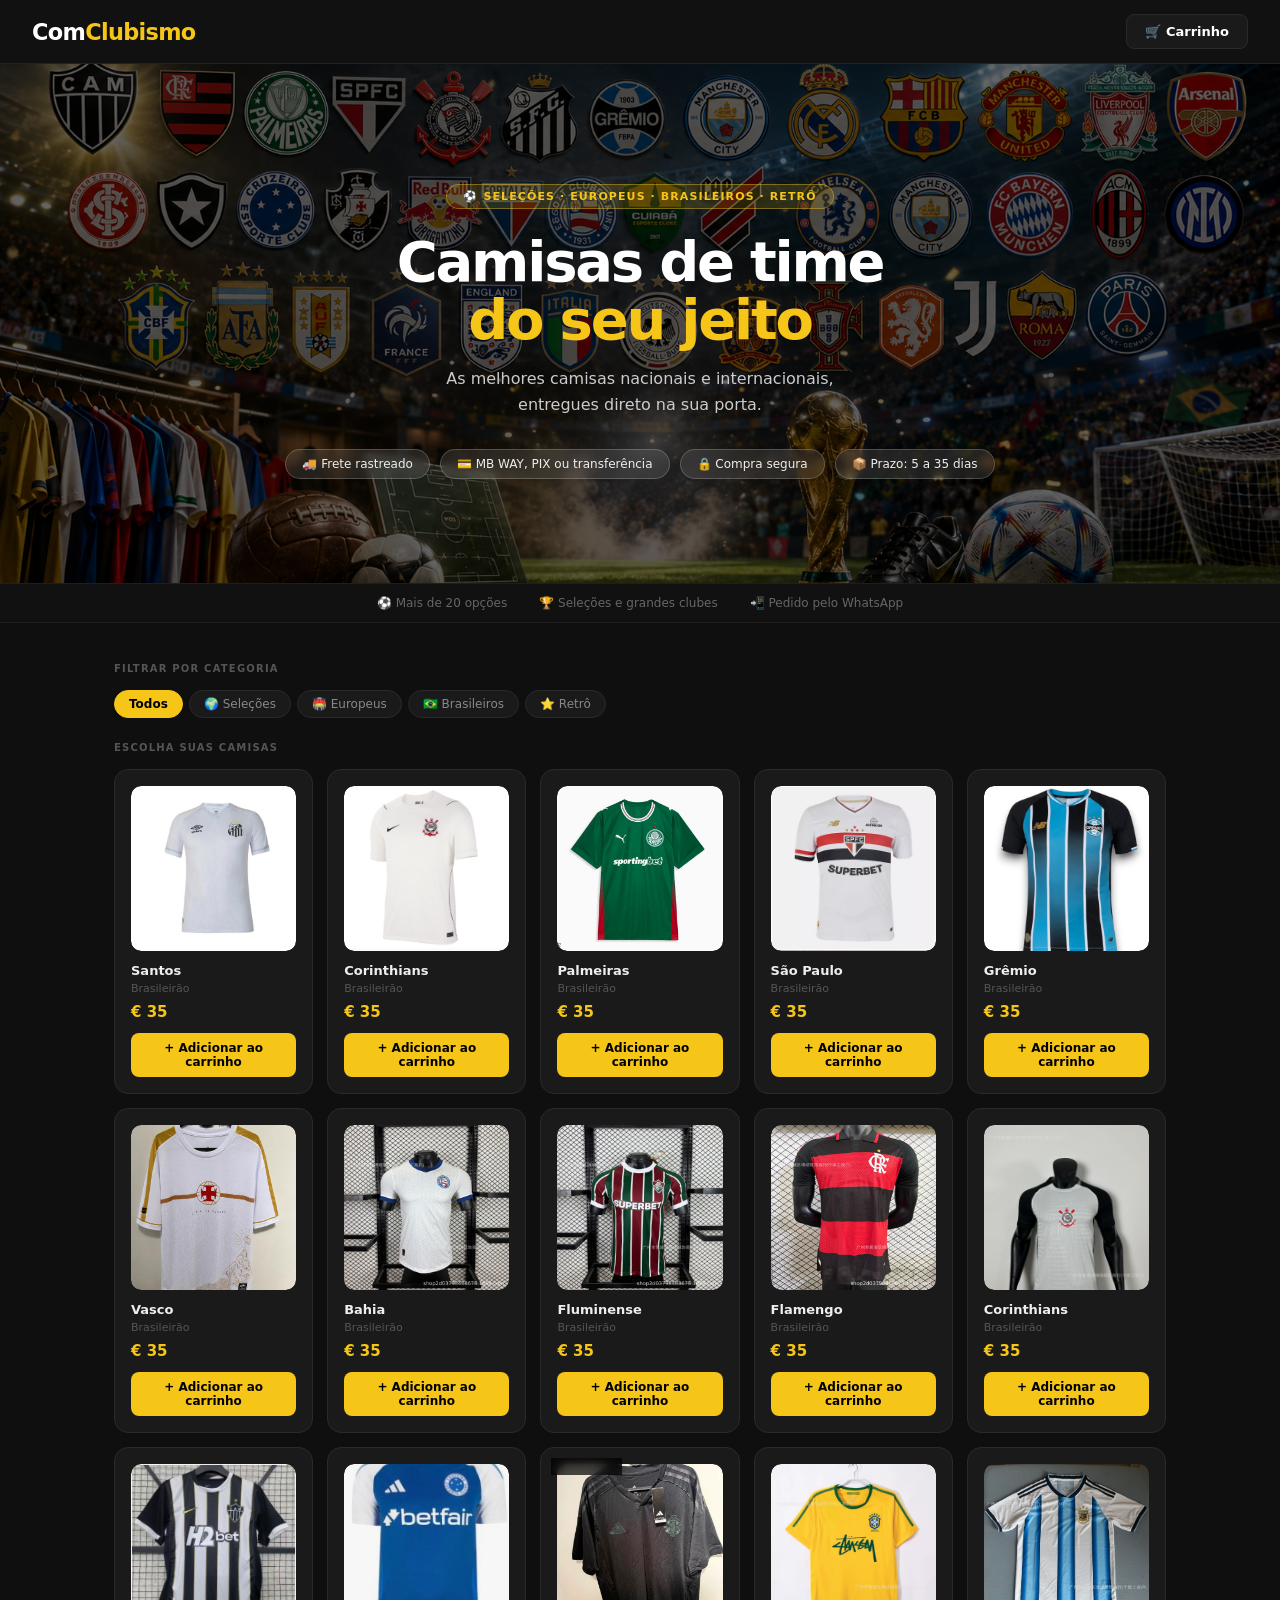
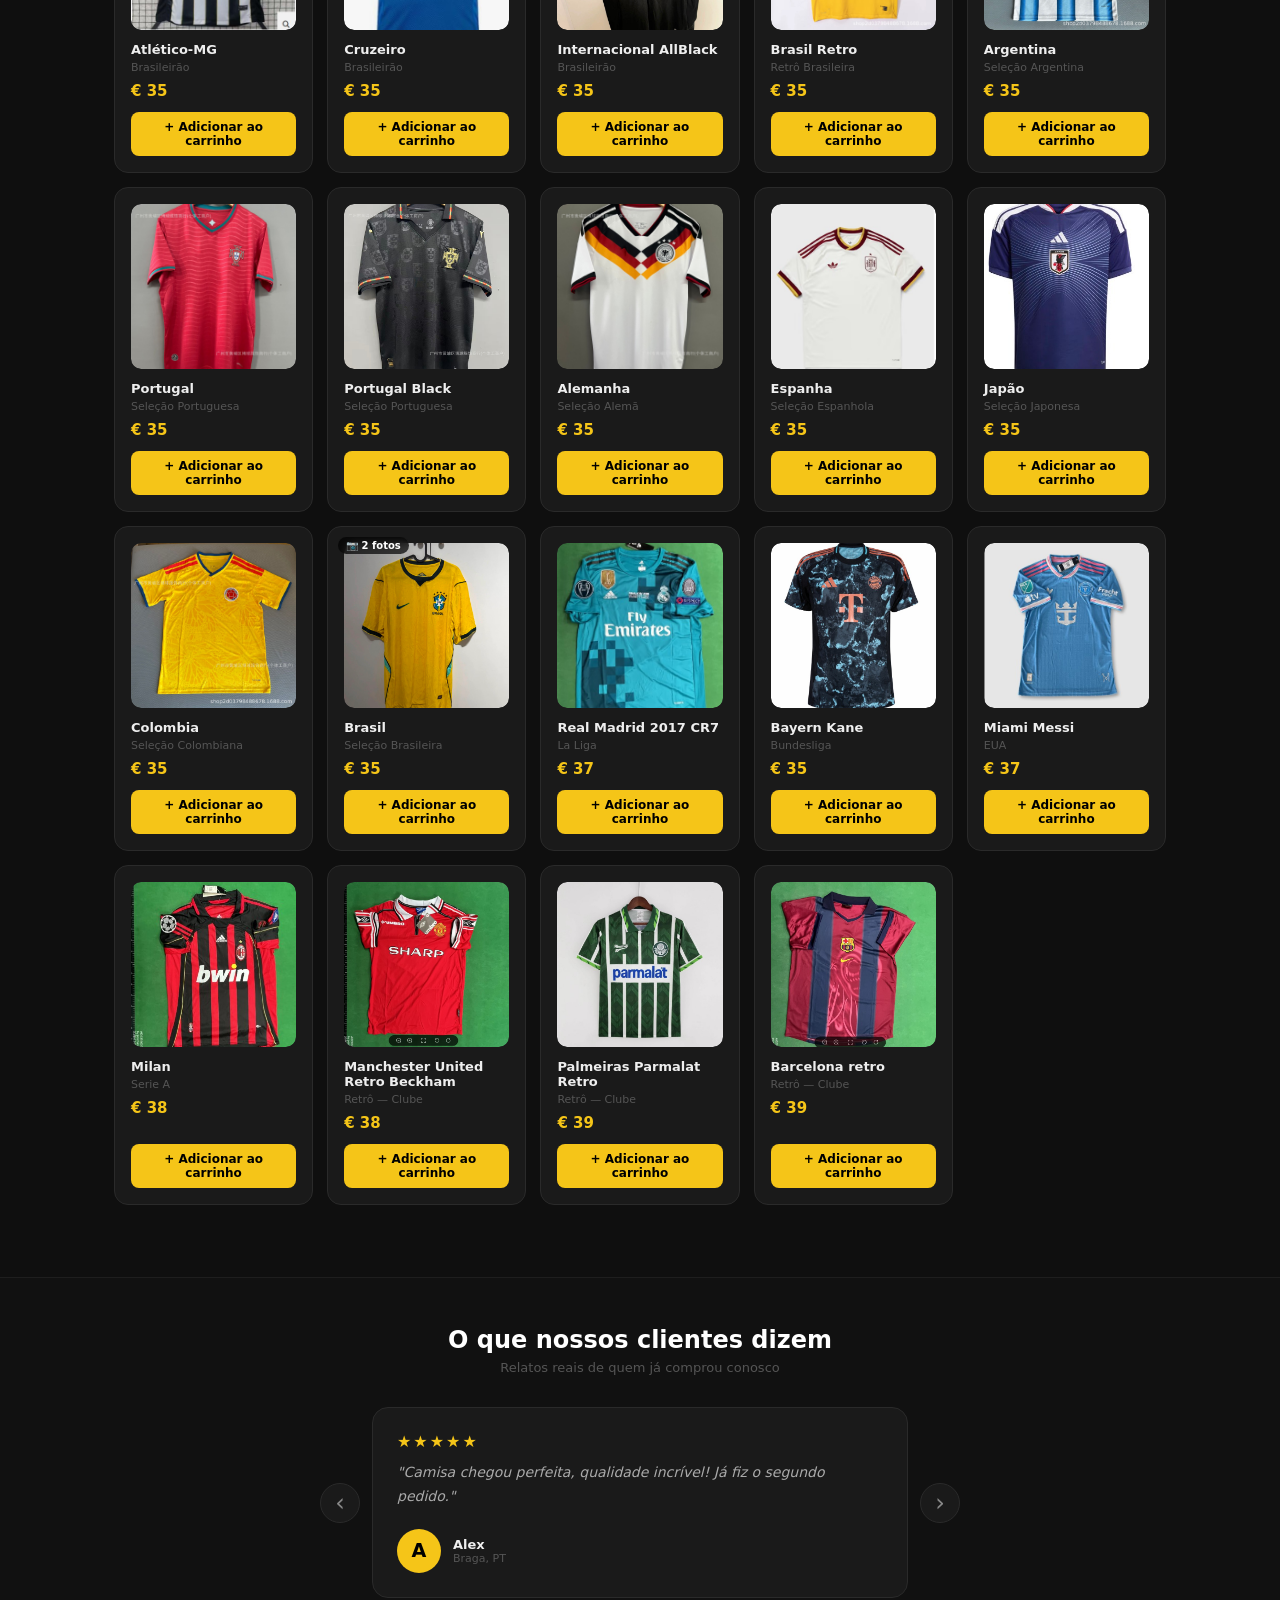
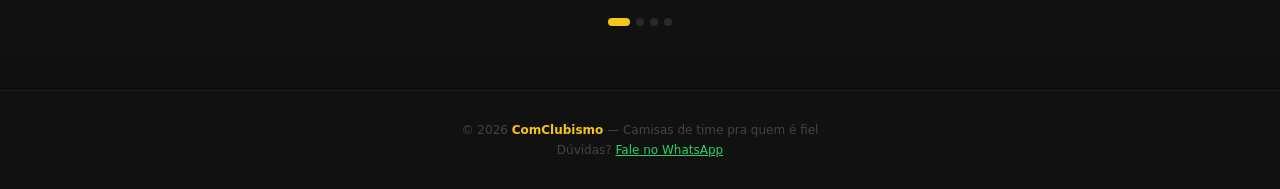
<file: index.html>
<!DOCTYPE html>
<html lang="pt-BR">
<head>
  <meta charset="UTF-8">
  <meta name="viewport" content="width=device-width, initial-scale=1.0">
  <title>ComClubismo — Camisas de Time</title> <!-- ✏️ nome da aba -->
  <link rel="stylesheet" href="style.css">
</head>
<body>

  <!-- ── HEADER ── -->
  <header>
    <div class="logo">Com<span>Clubismo</span></div> <!-- ✏️ nome da loja -->
    <button class="cart-btn" onclick="abrirCarrinho()">
      🛒 Carrinho
      <span class="cart-count" id="cart-count">0</span>
    </button>
  </header>


  <!-- ════════════════════════════════════════════════════════
       ALTERAÇÃO 1: BANNER HERO COM IMAGEM DE FUNDO
       ✏️ A imagem "imagens/capa.png" é usada como fundo.
          Para trocar, edite a linha background-image no style.css
          procurando por ".hero" e alterando o caminho da imagem.
  ════════════════════════════════════════════════════════════ -->
  <section class="hero">
    <div class="hero-overlay"></div> <!-- escurecimento sobre a imagem -->
    <div class="hero-content">
      <div class="hero-badge">⚽ Seleções · Europeus · Brasileiros · Retrô</div>
      <h1>Camisas de time<br><em>do seu jeito</em></h1>
      <p>As melhores camisas nacionais e internacionais, entregues direto na sua porta.</p>
      <div class="hero-pills">
        <div class="pill">🚚 Frete rastreado</div>
        <div class="pill">💳 MB WAY, PIX ou transferência</div>
        <div class="pill">🔒 Compra segura</div>
        <div class="pill">📦 Prazo: 5 a 35 dias</div>
      </div>
    </div>
  </section>


  <!-- ── INFO BAR ── -->
  <div class="info-bar">
    <div class="info-item">⚽ Mais de 20 opções</div>
    <div class="info-item">🏆 Seleções e grandes clubes</div>
    <div class="info-item">📲 Pedido pelo WhatsApp</div>
  </div>


  <!-- ── CATÁLOGO ── -->
  <div class="main">
    <div class="section-label">Filtrar por categoria</div>
    <div class="filters">
      <button class="filter-btn active" onclick="filtrar('todos', this)">Todos</button>
      <button class="filter-btn" onclick="filtrar('selecao', this)">🌍 Seleções</button>
      <button class="filter-btn" onclick="filtrar('europeu', this)">🏟️ Europeus</button>
      <button class="filter-btn" onclick="filtrar('brasileiro', this)">🇧🇷 Brasileiros</button>
      <button class="filter-btn" onclick="filtrar('retro', this)">⭐ Retrô</button>
    </div>
    <div class="section-label">Escolha suas camisas</div>
    <div class="catalog" id="catalog"></div>
  </div>


  <!-- ════════════════════════════════════════════════════════
       ALTERAÇÃO 4: RODAPÉ COM DEPOIMENTOS EM CARROSSEL
       ✏️ Os depoimentos são editados no script.js,
          no array DEPOIMENTOS no topo do arquivo.
          Para adicionar fotos dos clientes, coloque-as em
          uma pasta "clientes/" e aponte o caminho no campo "img".
  ════════════════════════════════════════════════════════════ -->
  <section class="depoimentos">
    <div class="depo-header">
      <h2>O que nossos clientes dizem</h2>
      <p>Relatos reais de quem já comprou conosco</p>
    </div>
    <div class="depo-carrossel">
      <button class="depo-arrow depo-arrow-left" onclick="mudarDepo(-1)">&#8249;</button>
      <div class="depo-track" id="depo-track"></div>
      <button class="depo-arrow depo-arrow-right" onclick="mudarDepo(1)">&#8250;</button>
    </div>
    <div class="depo-dots" id="depo-dots"></div>
  </section>


  <!-- ── FOOTER ── -->
  <footer>
    <p>© 2026 <strong>ComClubismo</strong> — Camisas de time pra quem é fiel</p>
    <p style="margin-top:6px;">Dúvidas? <a href="https://wa.me/351932144202" target="_blank">Fale no WhatsApp</a></p>
  </footer>


  <!-- ════════════════════════════════════════════════════════
       OVERLAY (fundo escuro dos modais e drawers)
  ════════════════════════════════════════════════════════════ -->
  <div class="overlay" id="cart-overlay"></div>


  <!-- ════════════════════════════════════════════════════════
       ALTERAÇÃO 2: POP-UP AUTOMÁTICO (aparece após 10s)
       ✏️ Edite o texto aqui mesmo no HTML abaixo.
          O botão chama irParaWhatsAppPopup() no script.js
          onde você pode editar a mensagem pré-preenchida.
  ════════════════════════════════════════════════════════════ -->
  <div class="popup-overlay" id="popup-promo">
    <div class="popup-box">
      <button class="popup-close" onclick="fecharPopup()">✕</button>
      <div class="popup-icon">👕</div>
      <!-- ✏️ Edite o título do pop-up -->
      <h3 class="popup-titulo">Não encontrou o que procura?</h3>
      <!-- ✏️ Edite o texto do pop-up -->
      <p class="popup-texto">
        Se não encontrou o clube ou o modelo que deseja, entre em contato via WhatsApp —
        temos <strong>vários outros modelos exclusivos</strong> que não estão no catálogo!
      </p>
      <!-- ✏️ Edite o texto do botão -->
      <button class="popup-btn-whats" onclick="irParaWhatsAppPopup()">
        <svg viewBox="0 0 24 24" fill="currentColor" width="20" height="20">
          <path d="M17.472 14.382c-.297-.149-1.758-.867-2.03-.967-.273-.099-.471-.148-.67.15-.197.297-.767.966-.94 1.164-.173.199-.347.223-.644.075-.297-.15-1.255-.463-2.39-1.475-.883-.788-1.48-1.761-1.653-2.059-.173-.297-.018-.458.13-.606.134-.133.298-.347.446-.52.149-.174.198-.298.298-.497.099-.198.05-.371-.025-.52-.075-.149-.669-1.612-.916-2.207-.242-.579-.487-.5-.669-.51-.173-.008-.371-.01-.57-.01-.198 0-.52.074-.792.372-.272.297-1.04 1.016-1.04 2.479 0 1.462 1.065 2.875 1.213 3.074.149.198 2.096 3.2 5.077 4.487.709.306 1.262.489 1.694.625.712.227 1.36.195 1.871.118.571-.085 1.758-.719 2.006-1.413.248-.694.248-1.289.173-1.413-.074-.124-.272-.198-.57-.347z"/>
          <path d="M12 0C5.373 0 0 5.373 0 12c0 2.123.554 4.122 1.524 5.855L0 24l6.335-1.54A11.945 11.945 0 0012 24c6.627 0 12-5.373 12-12S18.627 0 12 0zm0 21.818a9.8 9.8 0 01-5.007-1.375l-.36-.214-3.73.978.994-3.633-.235-.374A9.795 9.795 0 012.182 12C2.182 6.57 6.57 2.182 12 2.182S21.818 6.57 21.818 12 17.43 21.818 12 21.818z"/>
        </svg>
        Falar no WhatsApp sobre modelos exclusivos
      </button>
    </div>
  </div>


  <!-- ════════════════════════════════════════════════════════
       ALTERAÇÃO 3: MODAL COM CARROSSEL DE IMAGENS
       O carrossel é gerado automaticamente pelo script.js.
       Para adicionar fotos a um produto, edite o array "imgs"
       de cada produto no script.js.
  ════════════════════════════════════════════════════════════ -->
  <div class="modal" id="modal">
    <div class="modal-box">
      <button class="modal-close" onclick="fecharModal()">✕</button>

      <!-- carrossel renderizado pelo JS -->
      <div id="modal-carrossel"></div>

      <div class="modal-nome" id="modal-nome"></div>
      <div class="modal-liga" id="modal-liga"></div>
      <div class="modal-preco" id="modal-preco"></div>

      <div class="modal-label">Tamanho</div>
      <div class="modal-sizes">
        <button class="modal-size-btn" onclick="modalEscolherTamanho('S', this)">S</button>
        <button class="modal-size-btn" onclick="modalEscolherTamanho('M', this)">M</button>
        <button class="modal-size-btn" onclick="modalEscolherTamanho('L', this)">L</button>
        <button class="modal-size-btn" onclick="modalEscolherTamanho('XL', this)">XL</button>
        <button class="modal-size-btn" onclick="modalEscolherTamanho('XXL', this)">XXL</button>
      </div>

      <div class="modal-label">Quantidade</div>
      <div class="modal-qty-row">
        <button class="modal-qty-btn" onclick="modalMudarQtd(-1)">−</button>
        <span class="modal-qty-num" id="modal-qty-num">1</span>
        <button class="modal-qty-btn" onclick="modalMudarQtd(1)">+</button>
      </div>

      <button class="modal-add-btn" onclick="adicionarAoCarrinho()">+ Adicionar ao carrinho</button>
    </div>
  </div>


  <!-- ── DRAWER CARRINHO ── -->
  <div class="drawer" id="cart-drawer">
    <div class="drawer-header">
      <span>🛒 Seu carrinho</span>
      <button class="drawer-close" onclick="fecharCarrinho()">✕</button>
    </div>
    <div class="drawer-body">
      <div id="cart-items"></div>
      <div id="cart-total-row" style="display:none;"></div>
    </div>
    <div class="drawer-footer">
      <button class="btn-finalizar" id="btn-finalizar" onclick="abrirCheckout()" style="display:none;">
        <svg viewBox="0 0 24 24" width="22" height="22" fill="#fff"><path d="M17.472 14.382c-.297-.149-1.758-.867-2.03-.967-.273-.099-.471-.148-.67.15-.197.297-.767.966-.94 1.164-.173.199-.347.223-.644.075-.297-.15-1.255-.463-2.39-1.475-.883-.788-1.48-1.761-1.653-2.059-.173-.297-.018-.458.13-.606.134-.133.298-.347.446-.52.149-.174.198-.298.298-.497.099-.198.05-.371-.025-.52-.075-.149-.669-1.612-.916-2.207-.242-.579-.487-.5-.669-.51-.173-.008-.371-.01-.57-.01-.198 0-.52.074-.792.372-.272.297-1.04 1.016-1.04 2.479 0 1.462 1.065 2.875 1.213 3.074.149.198 2.096 3.2 5.077 4.487.709.306 1.262.489 1.694.625.712.227 1.36.195 1.871.118.571-.085 1.758-.719 2.006-1.413.248-.694.248-1.289.173-1.413-.074-.124-.272-.198-.57-.347z"/><path d="M12 0C5.373 0 0 5.373 0 12c0 2.123.554 4.122 1.524 5.855L0 24l6.335-1.54A11.945 11.945 0 0012 24c6.627 0 12-5.373 12-12S18.627 0 12 0zm0 21.818a9.8 9.8 0 01-5.007-1.375l-.36-.214-3.73.978.994-3.633-.235-.374A9.795 9.795 0 012.182 12C2.182 6.57 6.57 2.182 12 2.182S21.818 6.57 21.818 12 17.43 21.818 12 21.818z"/></svg>
        Finalizar pedido
      </button>
    </div>
  </div>


  <!-- ── DRAWER CHECKOUT ── -->
  <div class="checkout-drawer" id="checkout-drawer">
    <div class="drawer-header">
      <span>📦 Dados de entrega</span>
      <button class="drawer-close" onclick="fecharCheckout()">✕</button>
    </div>
    <div class="checkout-body">
      <button class="back-btn" onclick="voltarParaCarrinho()">← Voltar ao carrinho</button>

      <div class="section-title-small">Seus dados</div>
      <div class="field">
        <label>Nome completo</label>
        <input type="text" id="nome" placeholder="Ex: João Silva">
      </div>
      <div class="field">
        <label>WhatsApp / Telefone</label>
        <input type="text" id="telefone" placeholder="+351 912 345 678">
      </div>

      <div class="section-divider"></div>
      <div class="section-title-small">Endereço de entrega</div>

      <div class="field">
        <label>Código Postal</label>
        <input type="text" id="cep" placeholder="0000-000">
      </div>
      <div class="field">
        <label>Rua e número</label>
        <input type="text" id="rua" placeholder="Rua das Flores, 123">
      </div>
      <div class="field field-row">
        <div>
          <label>Cidade</label>
          <input type="text" id="cidade" placeholder="Lisboa">
        </div>
        <div>
          <label>Distrito</label>
          <input type="text" id="estado" placeholder="Lisboa">
        </div>
      </div>
      <div class="field">
        <label>Complemento (opcional)</label>
        <input type="text" id="complemento" placeholder="Apto 4, Bloco B">
      </div>

      <div class="section-divider"></div>

      <button class="whatsapp-btn" onclick="enviarWhatsApp()">
        <svg viewBox="0 0 24 24" width="22" height="22" fill="#fff"><path d="M17.472 14.382c-.297-.149-1.758-.867-2.03-.967-.273-.099-.471-.148-.67.15-.197.297-.767.966-.94 1.164-.173.199-.347.223-.644.075-.297-.15-1.255-.463-2.39-1.475-.883-.788-1.48-1.761-1.653-2.059-.173-.297-.018-.458.13-.606.134-.133.298-.347.446-.52.149-.174.198-.298.298-.497.099-.198.05-.371-.025-.52-.075-.149-.669-1.612-.916-2.207-.242-.579-.487-.5-.669-.51-.173-.008-.371-.01-.57-.01-.198 0-.52.074-.792.372-.272.297-1.04 1.016-1.04 2.479 0 1.462 1.065 2.875 1.213 3.074.149.198 2.096 3.2 5.077 4.487.709.306 1.262.489 1.694.625.712.227 1.36.195 1.871.118.571-.085 1.758-.719 2.006-1.413.248-.694.248-1.289.173-1.413-.074-.124-.272-.198-.57-.347z"/><path d="M12 0C5.373 0 0 5.373 0 12c0 2.123.554 4.122 1.524 5.855L0 24l6.335-1.54A11.945 11.945 0 0012 24c6.627 0 12-5.373 12-12S18.627 0 12 0zm0 21.818a9.8 9.8 0 01-5.007-1.375l-.36-.214-3.73.978.994-3.633-.235-.374A9.795 9.795 0 012.182 12C2.182 6.57 6.57 2.182 12 2.182S21.818 6.57 21.818 12 17.43 21.818 12 21.818z"/></svg>
        Enviar pedido pelo WhatsApp
      </button>
      <p class="disclaimer">Você será direcionado ao WhatsApp com todos os itens do seu pedido para confirmar e receber as instruções de pagamento.</p>
    </div>
  </div>

  <script src="script.js"></script>
</body>
</html>
</file>
<file: style.css>
/* ============================================================
   LOJA DE CAMISAS — style.css
   ============================================================ */

*, *::before, *::after { box-sizing: border-box; margin: 0; padding: 0; }

body {
  font-family: 'Segoe UI', system-ui, -apple-system, sans-serif;
  background: #0f0f0f;
  color: #f0f0f0;
  min-height: 100vh;
}

/* ── HEADER ── */
header {
  background: #111;
  border-bottom: 1px solid #222;
  padding: 0 2rem;
  height: 64px;
  display: flex;
  align-items: center;
  justify-content: space-between;
  position: sticky;
  top: 0;
  z-index: 200;
}

.logo { font-size: 1.4rem; font-weight: 800; letter-spacing: -0.03em; color: #fff; }
.logo span { color: #f5c518; }

.cart-btn {
  background: #1a1a1a;
  border: 1px solid #2a2a2a;
  color: #fff;
  padding: 9px 18px;
  border-radius: 8px;
  font-size: 13px;
  font-weight: 600;
  cursor: pointer;
  display: flex;
  align-items: center;
  gap: 8px;
  font-family: inherit;
  transition: border-color 0.15s;
  position: relative;
}
.cart-btn:hover { border-color: #444; }

.cart-count {
  background: #f5c518;
  color: #000;
  font-size: 11px;
  font-weight: 800;
  width: 20px;
  height: 20px;
  border-radius: 50%;
  display: none;
  align-items: center;
  justify-content: center;
}

/* ── HERO ── */
.hero {
  background: linear-gradient(135deg, #111 0%, #1a1a1a 100%);
  padding: 5rem 2rem 4rem;
  text-align: center;
  border-bottom: 1px solid #1e1e1e;
}
.hero-badge {
  display: inline-block;
  background: rgba(245,197,24,0.1);
  border: 1px solid rgba(245,197,24,0.3);
  color: #f5c518;
  font-size: 11px;
  font-weight: 700;
  padding: 5px 16px;
  border-radius: 20px;
  letter-spacing: 0.1em;
  text-transform: uppercase;
  margin-bottom: 1.5rem;
}
.hero h1 {
  font-size: clamp(2rem, 5vw, 3.5rem);
  font-weight: 900;
  line-height: 1.05;
  letter-spacing: -0.04em;
  margin-bottom: 1rem;
  color: #fff;
}
.hero h1 em { font-style: normal; color: #f5c518; }
.hero p { color: #777; font-size: 1rem; max-width: 420px; margin: 0 auto 2rem; line-height: 1.6; }
.hero-pills { display: flex; gap: 10px; justify-content: center; flex-wrap: wrap; }
.pill {
  background: rgba(255,255,255,0.04);
  border: 1px solid #2a2a2a;
  color: #888;
  font-size: 12px;
  padding: 7px 16px;
  border-radius: 20px;
}

/* ── INFO BAR ── */
.info-bar {
  background: #111;
  border-bottom: 1px solid #1e1e1e;
  padding: 0.75rem 2rem;
  display: flex;
  gap: 2rem;
  justify-content: center;
  flex-wrap: wrap;
}
.info-item { display: flex; align-items: center; gap: 8px; font-size: 12px; color: #666; font-weight: 500; }

/* ── MAIN ── */
.main { max-width: 1100px; margin: 0 auto; padding: 2.5rem 1.5rem; }

.section-label {
  font-size: 10px;
  font-weight: 700;
  color: #555;
  letter-spacing: 0.12em;
  text-transform: uppercase;
  margin-bottom: 1rem;
}

/* ── FILTROS ── */
.filters { display: flex; gap: 6px; flex-wrap: wrap; margin-bottom: 1.5rem; }
.filter-btn {
  background: #1a1a1a;
  border: 1px solid #2a2a2a;
  color: #888;
  font-size: 12px;
  font-weight: 500;
  padding: 6px 14px;
  border-radius: 20px;
  cursor: pointer;
  font-family: inherit;
  transition: all 0.15s;
}
.filter-btn:hover { border-color: #444; color: #ccc; }
.filter-btn.active { background: #f5c518; color: #000; border-color: #f5c518; font-weight: 700; }

/* ── CATÁLOGO ── */
.catalog {
  display: grid;
  grid-template-columns: repeat(auto-fill, minmax(170px, 1fr));
  gap: 14px;
}

.shirt-card {
  background: #1a1a1a;
  border: 1px solid #2a2a2a;
  border-radius: 14px;
  padding: 1rem;
  cursor: pointer;
  transition: all 0.15s;
  position: relative;
  display: flex;
  flex-direction: column;
  gap: 4px;
}
.shirt-card:hover { border-color: #444; transform: translateY(-2px); box-shadow: 0 8px 24px rgba(0,0,0,0.4); }
.shirt-card.in-cart { border-color: #f5c518; background: #1e1c14; }

.in-cart-badge {
  position: absolute;
  top: 10px;
  right: 10px;
  background: #f5c518;
  color: #000;
  font-size: 10px;
  font-weight: 700;
  padding: 3px 8px;
  border-radius: 20px;
}

.shirt-img {
  width: 100%;
  aspect-ratio: 1;
  border-radius: 10px;
  overflow: hidden;
  background: #222;
  margin-bottom: 8px;
  display: flex;
  align-items: center;
  justify-content: center;
  font-size: 2.5rem;
}
.shirt-img img { width: 100%; height: 100%; object-fit: cover; border-radius: 10px; display: block; }

.shirt-name { font-size: 13px; font-weight: 700; color: #eee; }
.shirt-league { font-size: 11px; color: #555; margin-bottom: 4px; }
.shirt-price { font-size: 15px; font-weight: 800; color: #f5c518; margin-bottom: 8px; }

.add-btn {
  width: 100%;
  padding: 8px;
  background: #f5c518;
  color: #000;
  border: none;
  border-radius: 8px;
  font-size: 12px;
  font-weight: 700;
  cursor: pointer;
  font-family: inherit;
  transition: all 0.15s;
  margin-top: auto;
}
.add-btn:hover { background: #e6b800; }

/* ── OVERLAY ── */
.overlay {
  position: fixed;
  inset: 0;
  background: rgba(0,0,0,0.7);
  z-index: 300;
  opacity: 0;
  pointer-events: none;
  transition: opacity 0.25s;
}
.overlay.open { opacity: 1; pointer-events: all; }

/* ── MODAL TAMANHO ── */
.modal {
  position: fixed;
  inset: 0;
  z-index: 400;
  display: flex;
  align-items: center;
  justify-content: center;
  padding: 1rem;
  opacity: 0;
  pointer-events: none;
  transition: opacity 0.2s;
}
.modal.open { opacity: 1; pointer-events: all; }

.modal-box {
  background: #1a1a1a;
  border: 1px solid #2a2a2a;
  border-radius: 20px;
  padding: 1.5rem;
  width: 100%;
  max-width: 400px;
  position: relative;
  z-index: 1;
}

.modal-close {
  position: absolute;
  top: 14px;
  right: 14px;
  background: #222;
  border: none;
  color: #888;
  width: 32px;
  height: 32px;
  border-radius: 50%;
  font-size: 18px;
  cursor: pointer;
  display: flex;
  align-items: center;
  justify-content: center;
  font-family: inherit;
}
.modal-close:hover { color: #fff; }

.modal-img {
  width: 100%;
  aspect-ratio: 1.4;
  background: #222;
  border-radius: 12px;
  display: flex;
  align-items: center;
  justify-content: center;
  font-size: 3.5rem;
  margin-bottom: 1rem;
  overflow: hidden;
}
.modal-img img { width: 100%; height: 100%; object-fit: cover; }

.modal-nome { font-size: 1.25rem; font-weight: 800; color: #fff; margin-bottom: 2px; }
.modal-liga { font-size: 12px; color: #555; margin-bottom: 6px; }
.modal-preco { font-size: 1.4rem; font-weight: 800; color: #f5c518; margin-bottom: 1rem; }

.modal-label {
  font-size: 10px;
  font-weight: 700;
  color: #555;
  text-transform: uppercase;
  letter-spacing: 0.1em;
  margin-bottom: 8px;
}

.modal-sizes { display: flex; gap: 6px; flex-wrap: wrap; margin-bottom: 1rem; }
.modal-size-btn {
  background: #111;
  border: 1px solid #2a2a2a;
  color: #888;
  font-size: 13px;
  font-weight: 700;
  width: 48px;
  height: 44px;
  border-radius: 8px;
  cursor: pointer;
  font-family: inherit;
  transition: all 0.15s;
}
.modal-size-btn:hover { border-color: #555; color: #ccc; }
.modal-size-btn.active { background: #f5c518; color: #000; border-color: #f5c518; }

.modal-qty-row { display: flex; align-items: center; gap: 14px; margin-bottom: 1.25rem; }
.modal-qty-btn {
  background: #111;
  border: 1px solid #2a2a2a;
  color: #eee;
  width: 40px;
  height: 40px;
  border-radius: 8px;
  font-size: 22px;
  cursor: pointer;
  font-family: inherit;
  display: flex;
  align-items: center;
  justify-content: center;
  transition: border-color 0.15s;
  line-height: 1;
}
.modal-qty-btn:hover { border-color: #555; }
.modal-qty-num { font-size: 18px; font-weight: 700; min-width: 24px; text-align: center; }

.modal-add-btn {
  width: 100%;
  padding: 14px;
  background: #f5c518;
  color: #000;
  border: none;
  border-radius: 10px;
  font-size: 15px;
  font-weight: 800;
  cursor: pointer;
  font-family: inherit;
  transition: background 0.15s;
}
.modal-add-btn:hover { background: #e6b800; }

/* ── DRAWER CARRINHO ── */
.drawer {
  position: fixed;
  top: 0;
  right: 0;
  bottom: 0;
  width: 100%;
  max-width: 420px;
  background: #111;
  border-left: 1px solid #222;
  z-index: 500;
  display: flex;
  flex-direction: column;
  transform: translateX(100%);
  transition: transform 0.3s cubic-bezier(.4,0,.2,1);
}
.drawer.open { transform: translateX(0); }

.drawer-header {
  background: #f5c518;
  color: #000;
  padding: 1rem 1.25rem;
  display: flex;
  align-items: center;
  justify-content: space-between;
  font-size: 15px;
  font-weight: 800;
  flex-shrink: 0;
}
.drawer-close {
  background: rgba(0,0,0,0.15);
  border: none;
  color: #000;
  width: 30px;
  height: 30px;
  border-radius: 50%;
  font-size: 18px;
  cursor: pointer;
  display: flex;
  align-items: center;
  justify-content: center;
  font-family: inherit;
}

.drawer-body { flex: 1; overflow-y: auto; padding: 1.25rem; }

.cart-empty {
  text-align: center;
  color: #444;
  font-size: 14px;
  padding: 3rem 1rem;
  line-height: 1.7;
}

.cart-item {
  display: flex;
  gap: 12px;
  align-items: center;
  padding: 12px 0;
  border-bottom: 1px solid #1e1e1e;
}
.cart-item:last-child { border-bottom: none; }

.cart-item-img {
  width: 60px;
  height: 60px;
  border-radius: 8px;
  background: #1a1a1a;
  overflow: hidden;
  flex-shrink: 0;
  display: flex;
  align-items: center;
  justify-content: center;
  font-size: 1.5rem;
}
.cart-item-img img { width: 100%; height: 100%; object-fit: cover; }

.cart-item-info { flex: 1; }
.cart-item-nome { font-size: 13px; font-weight: 700; color: #eee; margin-bottom: 2px; }
.cart-item-sub { font-size: 11px; color: #555; margin-bottom: 4px; }
.cart-item-preco { font-size: 14px; font-weight: 800; color: #f5c518; }

.cart-item-actions { display: flex; flex-direction: column; align-items: center; gap: 8px; }
.cart-qty-row { display: flex; align-items: center; gap: 6px; }
.cart-qty-btn {
  background: #1a1a1a;
  border: 1px solid #2a2a2a;
  color: #eee;
  width: 28px;
  height: 28px;
  border-radius: 6px;
  font-size: 16px;
  cursor: pointer;
  font-family: inherit;
  display: flex;
  align-items: center;
  justify-content: center;
  line-height: 1;
}
.cart-qty-num { font-size: 14px; font-weight: 700; min-width: 20px; text-align: center; }
.cart-remove-btn {
  background: none;
  border: none;
  cursor: pointer;
  font-size: 16px;
  opacity: 0.5;
  transition: opacity 0.15s;
}
.cart-remove-btn:hover { opacity: 1; }

.cart-total-row { padding: 1rem 0 0; border-top: 1px solid #222; }
.cart-total-line {
  display: flex;
  justify-content: space-between;
  font-size: 16px;
  font-weight: 800;
  color: #fff;
}
.cart-total-line span:last-child { color: #f5c518; }

.drawer-footer { padding: 1.25rem; border-top: 1px solid #1e1e1e; flex-shrink: 0; }

.btn-finalizar {
  width: 100%;
  padding: 15px;
  background: #25D366;
  color: #fff;
  border: none;
  border-radius: 10px;
  font-size: 15px;
  font-weight: 800;
  cursor: pointer;
  font-family: inherit;
  display: flex;
  align-items: center;
  justify-content: center;
  gap: 10px;
  transition: background 0.15s;
}
.btn-finalizar:hover { background: #1ebe5d; }
.btn-finalizar svg { width: 22px; height: 22px; fill: #fff; flex-shrink: 0; }

/* ── DRAWER CHECKOUT ── */
.checkout-drawer {
  position: fixed;
  top: 0;
  right: 0;
  bottom: 0;
  width: 100%;
  max-width: 420px;
  background: #111;
  border-left: 1px solid #222;
  z-index: 500;
  display: flex;
  flex-direction: column;
  transform: translateX(100%);
  transition: transform 0.3s cubic-bezier(.4,0,.2,1);
}
.checkout-drawer.open { transform: translateX(0); }

.checkout-body { flex: 1; overflow-y: auto; padding: 1.25rem; }

.back-btn {
  background: none;
  border: none;
  color: #888;
  font-size: 13px;
  cursor: pointer;
  font-family: inherit;
  display: flex;
  align-items: center;
  gap: 6px;
  margin-bottom: 1.25rem;
  padding: 0;
}
.back-btn:hover { color: #fff; }

/* ── FORM CHECKOUT ── */
.field { margin-bottom: 14px; }
.field label {
  display: block;
  font-size: 10px;
  font-weight: 700;
  color: #555;
  text-transform: uppercase;
  letter-spacing: 0.08em;
  margin-bottom: 6px;
}
.field input {
  width: 100%;
  padding: 10px 12px;
  background: #1a1a1a;
  border: 1px solid #2a2a2a;
  border-radius: 8px;
  color: #eee;
  font-size: 13px;
  font-family: inherit;
  transition: border-color 0.15s;
}
.field input:focus { outline: none; border-color: #f5c518; }
.field input::placeholder { color: #444; }
.field-row { display: grid; grid-template-columns: 1fr 1fr; gap: 10px; }

.section-divider {
  height: 1px;
  background: #1e1e1e;
  margin: 1.25rem 0;
}
.section-title-small {
  font-size: 10px;
  font-weight: 700;
  color: #555;
  text-transform: uppercase;
  letter-spacing: 0.1em;
  margin-bottom: 1rem;
}

.whatsapp-btn {
  width: 100%;
  padding: 15px;
  background: #25D366;
  color: #fff;
  border: none;
  border-radius: 10px;
  font-size: 15px;
  font-weight: 800;
  cursor: pointer;
  font-family: inherit;
  display: flex;
  align-items: center;
  justify-content: center;
  gap: 10px;
  transition: background 0.15s;
}
.whatsapp-btn:hover { background: #1ebe5d; }
.whatsapp-btn:active { transform: scale(0.98); }
.whatsapp-btn svg { width: 22px; height: 22px; fill: #fff; flex-shrink: 0; }

.disclaimer {
  font-size: 11px;
  color: #444;
  text-align: center;
  margin-top: 10px;
  line-height: 1.5;
}

/* ── FOOTER ── */
footer {
  background: #111;
  border-top: 1px solid #1e1e1e;
  padding: 2rem;
  text-align: center;
  color: #444;
  font-size: 12px;
  margin-top: 2rem;
}
footer strong { color: #f5c518; }
footer a { color: #25D366; }


/* ════════════════════════════════════════════════════════════
   ALTERAÇÃO 1: HERO COM IMAGEM DE FUNDO (capa.png)
   ✏️ Para trocar a imagem, altere o caminho em background-image
════════════════════════════════════════════════════════════ */
.hero {
  position: relative;
  background-image: url("imagens/capa2.png"); /* ✏️ caminho da imagem de fundo */
  background-size: cover;
  background-position: center;
  background-repeat: no-repeat;
  padding: 0;
  border-bottom: 1px solid #1e1e1e;
  min-height: 520px;
  display: flex;
  align-items: center;
  justify-content: center;
}

/* camada escura sobre a imagem para legibilidade do texto */
.hero-overlay {
  position: absolute;
  inset: 0;
  /* ✏️ ajuste o último número (0.6) para mais claro ou mais escuro */
  background: rgba(0, 0, 0, 0.6);
}

.hero-content {
  position: relative;
  z-index: 1;
  text-align: center;
  padding: 5rem 2rem 4rem;
  width: 100%;
}

.hero-badge {
  display: inline-block;
  background: rgba(245,197,24,0.15);
  border: 1px solid rgba(245,197,24,0.4);
  color: #f5c518;
  font-size: 11px;
  font-weight: 700;
  padding: 5px 16px;
  border-radius: 20px;
  letter-spacing: 0.1em;
  text-transform: uppercase;
  margin-bottom: 1.5rem;
}

.hero h1 {
  font-size: clamp(2rem, 5vw, 3.5rem);
  font-weight: 900;
  line-height: 1.05;
  letter-spacing: -0.04em;
  margin-bottom: 1rem;
  color: #fff;
}
.hero h1 em { font-style: normal; color: #f5c518; }
.hero p { color: #ccc; font-size: 1rem; max-width: 420px; margin: 0 auto 2rem; line-height: 1.6; }
.hero-pills { display: flex; gap: 10px; justify-content: center; flex-wrap: wrap; }
.pill {
  background: rgba(255,255,255,0.1);
  border: 1px solid rgba(255,255,255,0.2);
  color: #eee;
  font-size: 12px;
  padding: 7px 16px;
  border-radius: 20px;
  backdrop-filter: blur(4px);
}


/* ════════════════════════════════════════════════════════════
   ALTERAÇÃO 2: POP-UP PROMOCIONAL
════════════════════════════════════════════════════════════ */
.popup-overlay {
  position: fixed;
  inset: 0;
  background: rgba(0,0,0,0.75);
  z-index: 600;
  display: flex;
  align-items: center;
  justify-content: center;
  padding: 1rem;
  opacity: 0;
  pointer-events: none;
  transition: opacity 0.3s;
}
.popup-overlay.open { opacity: 1; pointer-events: all; }

.popup-box {
  background: #1a1a1a;
  border: 1px solid #2a2a2a;
  border-radius: 20px;
  padding: 2rem 1.75rem;
  width: 100%;
  max-width: 420px;
  text-align: center;
  position: relative;
}

.popup-close {
  position: absolute;
  top: 14px;
  right: 14px;
  background: #222;
  border: none;
  color: #888;
  width: 32px;
  height: 32px;
  border-radius: 50%;
  font-size: 18px;
  cursor: pointer;
  display: flex;
  align-items: center;
  justify-content: center;
  font-family: inherit;
}
.popup-close:hover { color: #fff; }

.popup-icon { font-size: 3rem; margin-bottom: 1rem; }

.popup-titulo {
  font-size: 1.2rem;
  font-weight: 800;
  color: #fff;
  margin-bottom: 0.75rem;
}

.popup-texto {
  font-size: 14px;
  color: #888;
  line-height: 1.6;
  margin-bottom: 1.5rem;
}
.popup-texto strong { color: #f5c518; }

.popup-btn-whats {
  width: 100%;
  padding: 14px;
  background: #25D366;
  color: #fff;
  border: none;
  border-radius: 10px;
  font-size: 14px;
  font-weight: 700;
  cursor: pointer;
  font-family: inherit;
  display: flex;
  align-items: center;
  justify-content: center;
  gap: 8px;
  transition: background 0.15s;
}
.popup-btn-whats:hover { background: #1ebe5d; }


/* ════════════════════════════════════════════════════════════
   ALTERAÇÃO 3: CARROSSEL DE IMAGENS NO MODAL
════════════════════════════════════════════════════════════ */

/* badge "X fotos" no card do catálogo */
.multi-img-badge {
  position: absolute;
  top: 10px;
  left: 10px;
  background: rgba(0,0,0,0.7);
  color: #fff;
  font-size: 10px;
  font-weight: 600;
  padding: 3px 8px;
  border-radius: 20px;
  backdrop-filter: blur(4px);
}

/* área do carrossel dentro do modal */
.carrossel-main {
  position: relative;
  width: 100%;
  aspect-ratio: 1.2;
  border-radius: 12px;
  overflow: hidden;
  background: #222;
  display: flex;
  align-items: center;
  justify-content: center;
  margin-bottom: 10px;
}

.carrossel-main img {
  width: 100%;
  height: 100%;
  object-fit: cover;
  display: block;
}

/* setas do carrossel */
.carr-btn {
  position: absolute;
  top: 50%;
  transform: translateY(-50%);
  background: rgba(0,0,0,0.55);
  border: none;
  color: #fff;
  font-size: 2rem;
  width: 40px;
  height: 40px;
  border-radius: 50%;
  cursor: pointer;
  display: flex;
  align-items: center;
  justify-content: center;
  line-height: 1;
  transition: background 0.15s;
  z-index: 2;
  padding: 0;
}
.carr-btn:hover { background: rgba(0,0,0,0.8); }
.carr-prev { left: 8px; }
.carr-next { right: 8px; }

/* contador "1 / 3" */
.carr-counter {
  position: absolute;
  bottom: 8px;
  right: 10px;
  background: rgba(0,0,0,0.6);
  color: #fff;
  font-size: 11px;
  font-weight: 600;
  padding: 2px 8px;
  border-radius: 20px;
}

/* miniaturas */
.carrossel-thumbs {
  display: flex;
  gap: 6px;
  margin-bottom: 12px;
  flex-wrap: wrap;
}

.thumb {
  width: 54px;
  height: 54px;
  border-radius: 8px;
  overflow: hidden;
  cursor: pointer;
  border: 2px solid transparent;
  background: #222;
  display: flex;
  align-items: center;
  justify-content: center;
  flex-shrink: 0;
  transition: border-color 0.15s;
}
.thumb.active { border-color: #f5c518; }
.thumb img { width: 100%; height: 100%; object-fit: cover; display: block; }


/* ════════════════════════════════════════════════════════════
   ALTERAÇÃO 4: SEÇÃO DE DEPOIMENTOS
════════════════════════════════════════════════════════════ */
.depoimentos {
  background: #111;
  border-top: 1px solid #1e1e1e;
  padding: 3rem 1.5rem 2rem;
  margin-top: 2rem;
}

.depo-header {
  text-align: center;
  margin-bottom: 2rem;
}
.depo-header h2 {
  font-size: 1.5rem;
  font-weight: 800;
  color: #fff;
  margin-bottom: 6px;
}
.depo-header p { font-size: 13px; color: #555; }

.depo-carrossel {
  display: flex;
  align-items: center;
  gap: 12px;
  max-width: 640px;
  margin: 0 auto;
}

.depo-arrow {
  background: #1a1a1a;
  border: 1px solid #2a2a2a;
  color: #888;
  width: 40px;
  height: 40px;
  border-radius: 50%;
  font-size: 1.5rem;
  cursor: pointer;
  display: flex;
  align-items: center;
  justify-content: center;
  flex-shrink: 0;
  transition: all 0.15s;
  font-family: inherit;
}
.depo-arrow:hover { border-color: #555; color: #fff; }

.depo-track {
  flex: 1;
  position: relative;
  min-height: 180px;
}

.depo-card {
  display: none;
  background: #1a1a1a;
  border: 1px solid #2a2a2a;
  border-radius: 16px;
  padding: 1.5rem;
  animation: fadeIn 0.3s ease;
}
.depo-card.active { display: block; }

@keyframes fadeIn { from { opacity: 0; transform: translateY(6px); } to { opacity: 1; transform: translateY(0); } }

.depo-stars { color: #f5c518; font-size: 1rem; margin-bottom: 10px; letter-spacing: 2px; }

.depo-texto {
  font-size: 14px;
  color: #aaa;
  line-height: 1.7;
  margin-bottom: 1.25rem;
  font-style: italic;
}

.depo-autor {
  display: flex;
  align-items: center;
  gap: 12px;
}

.depo-avatar {
  width: 44px;
  height: 44px;
  border-radius: 50%;
  overflow: hidden;
  flex-shrink: 0;
  background: #f5c518;
  display: flex;
  align-items: center;
  justify-content: center;
}

.depo-avatar-img { width: 100%; height: 100%; object-fit: cover; }

.depo-avatar-inicial {
  font-size: 1.2rem;
  font-weight: 800;
  color: #000;
  display: flex;
  align-items: center;
  justify-content: center;
  width: 100%;
  height: 100%;
}

.depo-nome { font-size: 13px; font-weight: 700; color: #eee; }
.depo-local { font-size: 11px; color: #555; }

/* dots de navegação */
.depo-dots {
  display: flex;
  gap: 6px;
  justify-content: center;
  margin-top: 1.25rem;
}

.depo-dot {
  width: 8px;
  height: 8px;
  border-radius: 50%;
  background: #2a2a2a;
  border: none;
  cursor: pointer;
  transition: all 0.15s;
  padding: 0;
}
.depo-dot.active { background: #f5c518; width: 22px; border-radius: 4px; }
</file>
